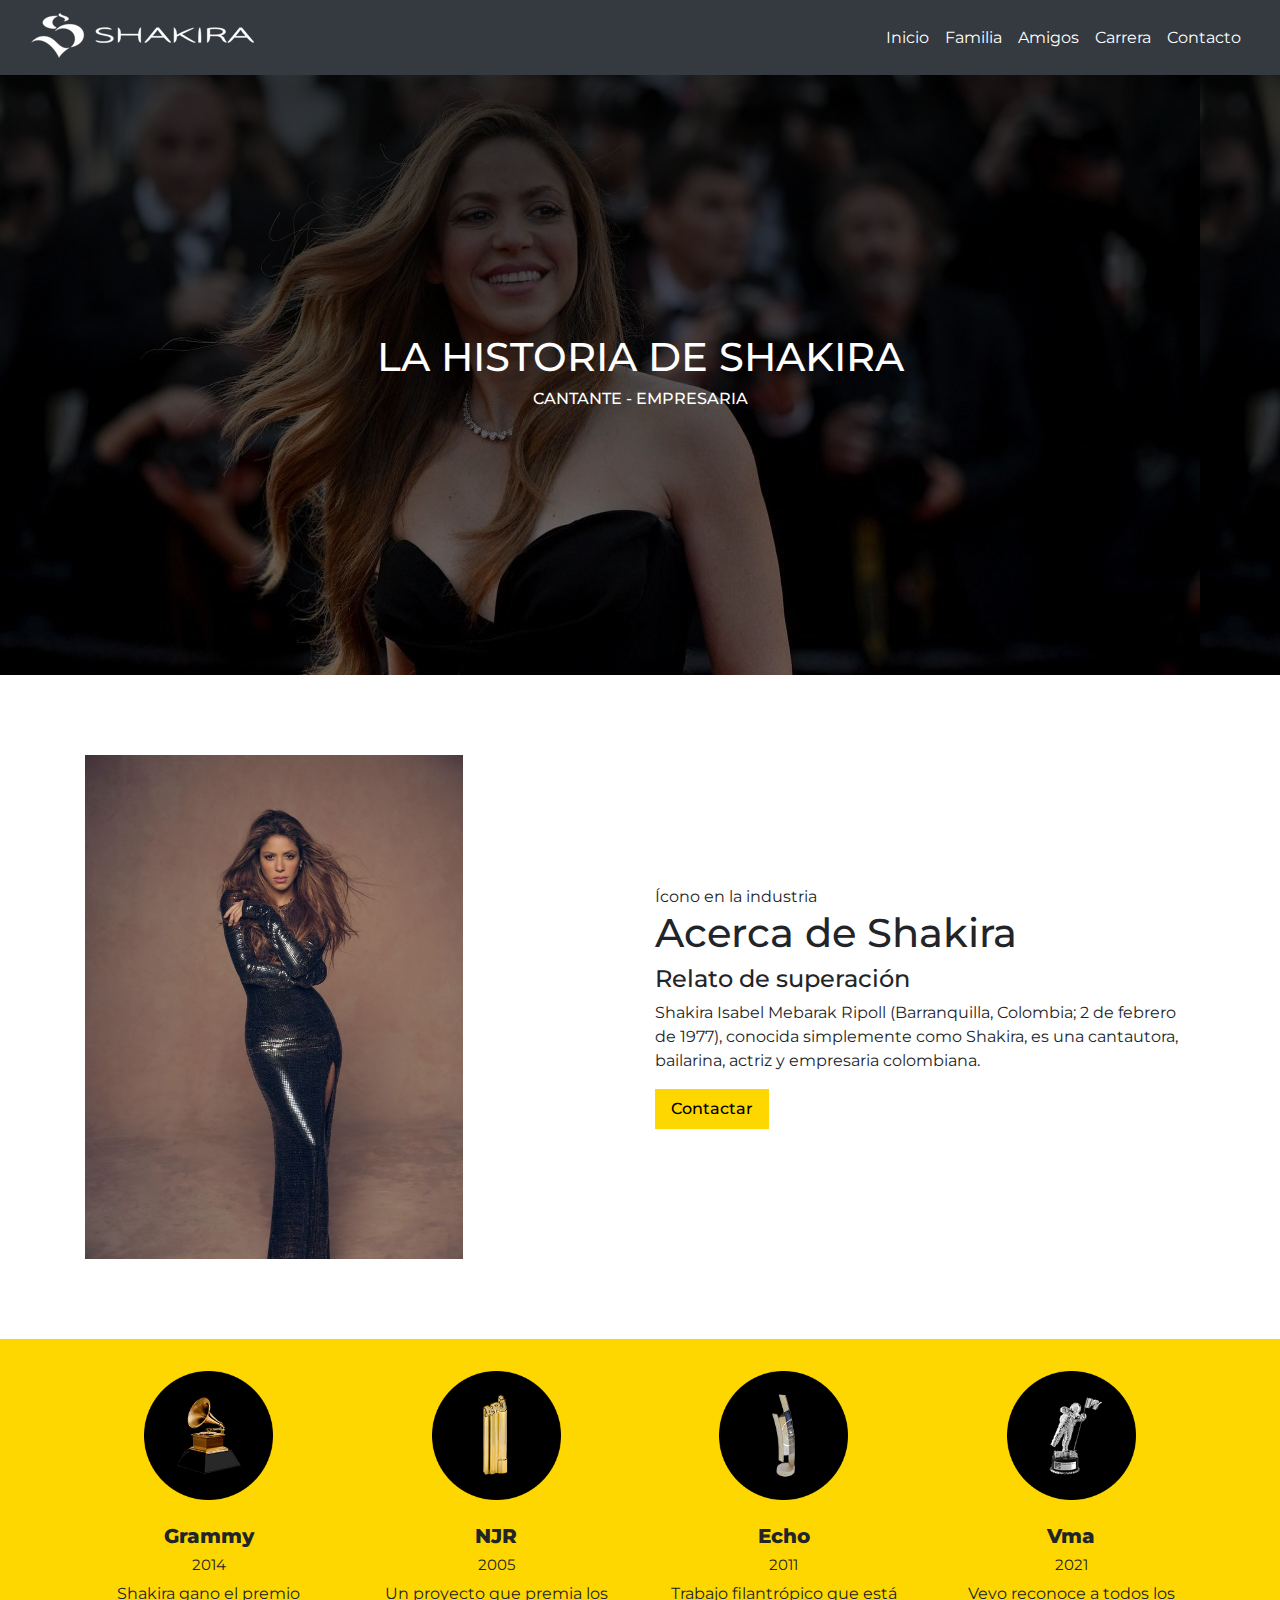
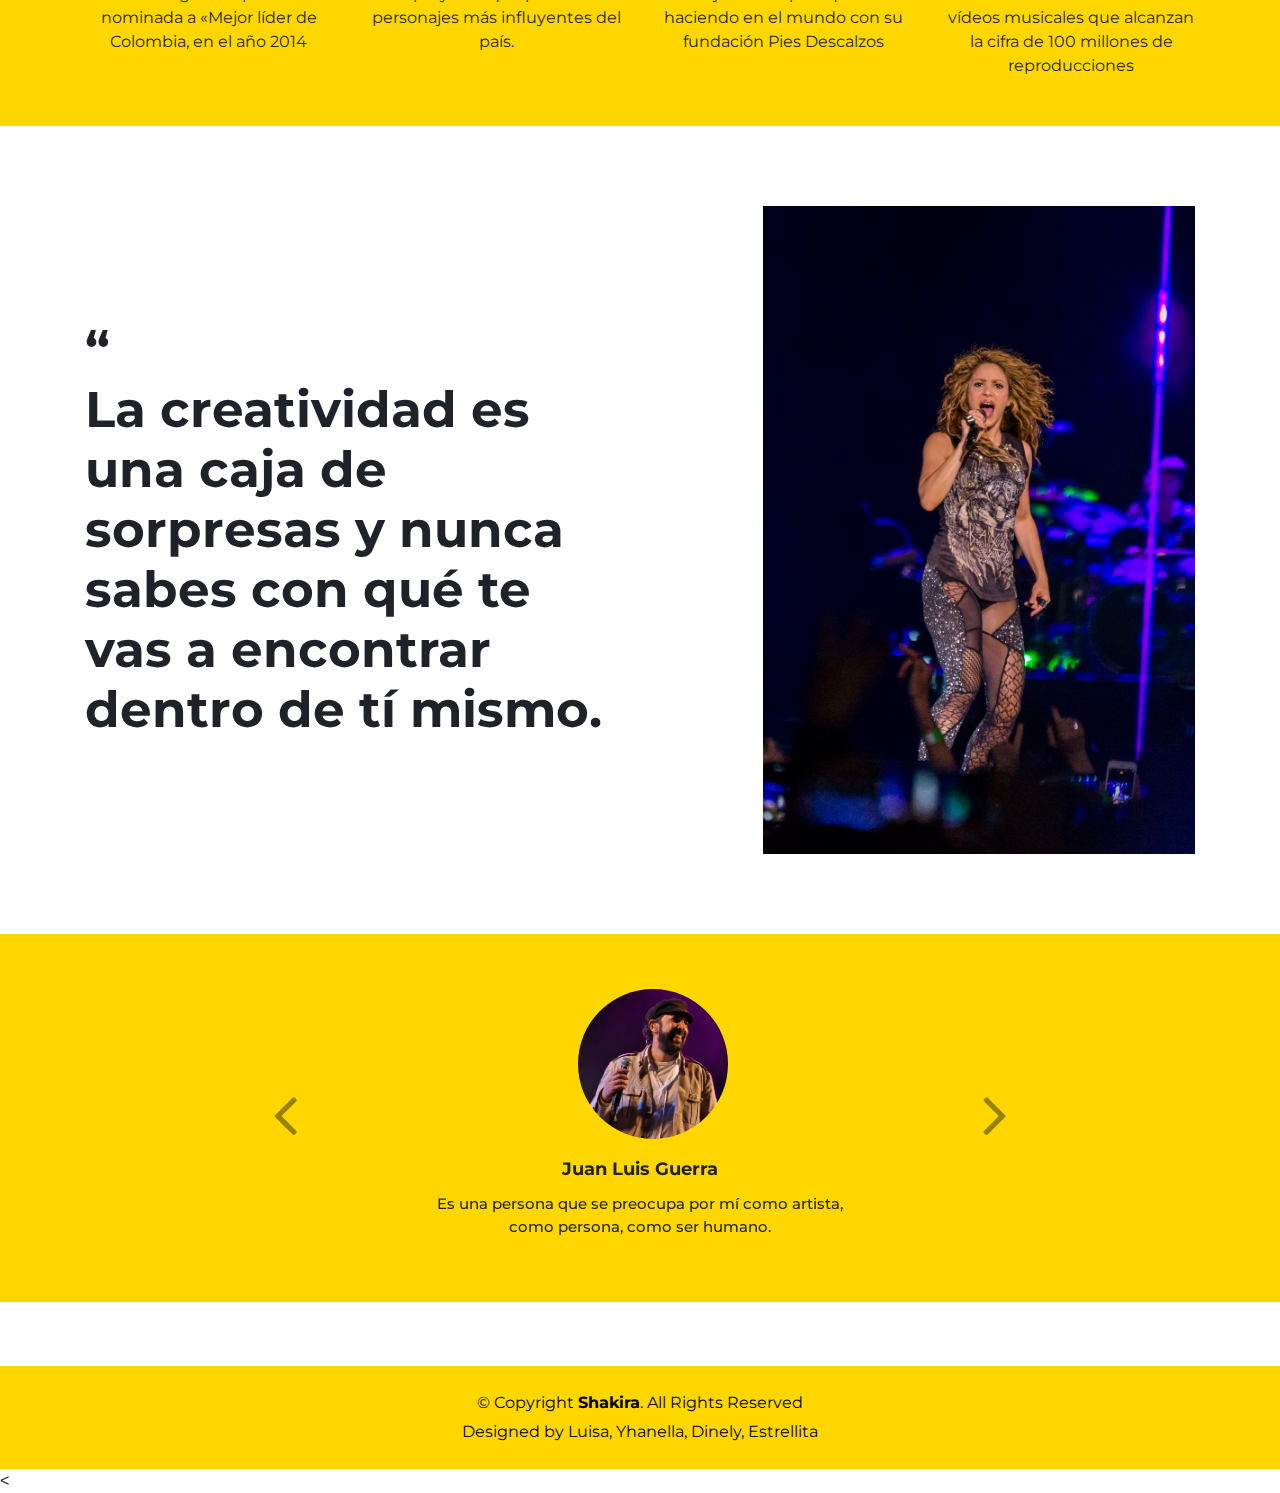
<file: index.html>
<!DOCTYPE html>
<html lang="es">
<head>
    <meta charset="UTF-8">
    <meta http-equiv="X-UA-Compatible" content="IE=edge">
    <meta name="viewport" content="width=device-width, initial-scale=1.0">
    <title>Shakira </title>
    <link rel="shortcut icon" href="img/favicon.png">

    <!-- Mi css -->
    <link href="css/estilo_presentacion.css" rel="stylesheet" type="text/css">
    <link href="css/general.css" rel="stylesheet" type="text/css">
    
    <!--  Mi js -->
    <script src="js/01.js"></script>

    <!-- CSS only -->
    <link href="https://cdn.jsdelivr.net/npm/bootstrap@5.2.2/dist/css/bootstrap.min.css" rel="stylesheet" integrity="sha384-Zenh87qX5JnK2Jl0vWa8Ck2rdkQ2Bzep5IDxbcnCeuOxjzrPF/et3URy9Bv1WTRi" crossorigin="anonymous">
    <!-- JavaScript Bundle with Popper -->
    <link rel="stylesheet" href="css/swiper-bundle.min.css"/>

    <!--  Fuente -->
    <link rel="preconnect" href="https://fonts.googleapis.com">
    <link rel="preconnect" href="https://fonts.gstatic.com" crossorigin>
    <link href="https://fonts.googleapis.com/css2?family=Montserrat:wght@100;200;300;400;500;600;700;800;900&display=swap" rel="stylesheet">

    <!--  Carrusel -->
    <link rel="stylesheet" href="https://maxcdn.bootstrapcdn.com/font-awesome/4.7.0/css/font-awesome.min.css">
    <link rel="stylesheet" href="https://stackpath.bootstrapcdn.com/bootstrap/4.5.0/css/bootstrap.min.css">
    <script src="https://ajax.googleapis.com/ajax/libs/jquery/1.12.4/jquery.min.js"></script>
    <script src="https://stackpath.bootstrapcdn.com/bootstrap/4.5.0/js/bootstrap.min.js"></script>


</head>
<body>

<!--    Inicio barra de navegacion-->
<header id="header" class="bg-dark">
      <nav class="navbar navbar-expand-lg navbar-dark">
          <div class="container-fluid">
            <a class="navbar-brand" href="index.html"><img src="img/shakira-logo.png" alt="Shakira"></a>
            <button class="navbar-toggler" type="button" data-bs-toggle="collapse" data-bs-target="#navbarNavAltMarkup" aria-controls="navbarNavAltMarkup" aria-expanded="false" aria-label="Toggle navigation">
              <span class="navbar-toggler-icon"></span>
            </button>
            <div class="collapse navbar-collapse justify-content-end" id="navbarNavAltMarkup">
              <div class="navbar-nav">
                  <a class="nav-link text-white" href="index.html">Inicio</a>
                  <a class="nav-link text-white" href="familia.html">Familia</a>
                  <a class="nav-link text-white" href="amigos.html">Amigos</a>
                  <a class="nav-link text-white" href="carrera.html">Carrera</a>
                  <a class="nav-link text-white" href="contacto.html">Contacto</a>
              </div>
            </div>
          </div>
        </nav>
</header>
<!--    Fin barra de navegacion-->

<!--Aquí va la Presentación-->

      <div class="fotoprincipal">
              <h1>LA HISTORIA DE SHAKIRA</h1>
              <h6>CANTANTE - EMPRESARIA</h6>
      </div>


      <div class="container acerca_de">
        <div class="row align-items-center">
          <div class="col-sm-6">
            <img src="img/biografia.jpg" class="foto_briografia">
          </div>

          <div class="col-sm-6">
            <div class="fondo_rectangular">Ícono en la industria</div>
            <h1>Acerca de Shakira</h1>
            <h4>Relato de superación</h4>
            <p>Shakira Isabel Mebarak Ripoll (Barranquilla, Colombia; 2 de febrero de 1977), conocida simplemente como Shakira, es una cantautora, bailarina, actriz y empresaria colombiana.</p>
            
            <button class="btn_shakira" onclick="openPopup()">Contactar</button>
            <div class="popup" id="popup">
                <img src="img/tick.png">
                <h2>¡Gracias por mostrar interés!</h2>
                <p>Nos estaremos contactando contigo, gracias.</p>
                <button type="button" onclick="closePopup()">¡Listo!</button>
            </div>



          </div>
        </div>
       </div>


<!--Aquí va la Premiación-->

    <div class="premiacion">
      <div class="row conjunto_premios">
        <div class="col-sm-3">
          <img src="img/grammy.png" class="premios">
          <h3 class="nombre_premio">Grammy</h3> 
          <h4 class="fecha_premio">2014</h4> 
          <p>Shakira gano el premio nominada a «Mejor líder de Colombia, en el año 2014</p>
        </div>

        <div class="col-sm-3">
          <img src="img/njr.png" class="premios">
          <h3 class="nombre_premio">NJR</h3> 
          <h4 class="fecha_premio">2005</h4> 
          <p>Un proyecto que premia los personajes más influyentes del país.</p>
        </div>

        <div class="col-sm-3">
          <img src="img/echo.png" class="premios">
          <h3 class="nombre_premio">Echo</h3> 
          <h4 class="fecha_premio">2011</h4> 
          <p>Trabajo filantrópico que está haciendo en el mundo con su fundación Pies Descalzos</p>
        </div>

        <div class="col-sm-3">
          <img src="img/vma.png" class="premios">
          <h3 class="nombre_premio">Vma</h3> 
          <h4 class="fecha_premio">2021</h4> 
          <p>Vevo reconoce a todos los vídeos musicales que alcanzan la cifra de 100 millones de reproducciones </p>
        </div>
      </div>
    </div>



<!--Aquí va la Frase-->

<div class="container frase">
  <div class="row align-items-center">

      <div class="col-sm-6">
        <div class="quote">“<br>La creatividad es una caja de sorpresas y nunca sabes con qué te vas a encontrar dentro de tí mismo.</div>
      </div>

      <div class="col-sm-6">
        <img src="img/shakira.jpg " class="foto_frase">
      </div>

</div>
</div>


    <!--Aquí va lo que opinan sus amigos -->

    <div class="amigos">
      <div class="container">
        <div class="row">
          <div class="col-md-8 col-center m-auto">
            <div id="myCarousel" class="carousel slide" data-ride="carousel">

              <!-- Carrusel -->
              <div class="carousel-inner">
                <div class="item carousel-item active">
                  <div class="img-box"><img src="img/juan.jpg" alt=""></div>
                  <h6 class="nombre_amigo">Juan Luis Guerra</h6>
                  <p class="opinion">Es una persona que se preocupa por mí como artista, como persona, como ser humano.</p>  
                </div>
                <div class="item carousel-item">
                  <div class="img-box"><img src="img/rosi.jpeg" alt=""></div>
                  <h6 class="nombre_amigo">La Rosalía</h6>
                  <p class="opinion">Desde pequeña, amo a esta mujer. Es una referencia. Así que voy a guardar esto con mucho amor</p>  
                </div>
                <div class="item carousel-item">
                  <div class="img-box"><img src="img/bad.jpg" alt=""></div>
                  <h6 class="nombre_amigo">Bad Bunny</h6>
                  <p class="opinion">Es una súper estrella, una reina, una diva, humilde y genuina. Una cosa no tiene que ver con la otra.</p>  
                </div>
              </div>

              <!-- Carousel Controls -->
              <a class="carousel-control left carousel-control-prev" href="#myCarousel" data-slide="prev">
                <i class="fa fa-angle-left"></i>
              </a>
              <a class="carousel-control right carousel-control-next" href="#myCarousel" data-slide="next">
                <i class="fa fa-angle-right"></i>
              </a>
            </div>
          </div>
        </div>
      </div>
    </div>








      <!--    Footer -->
    <footer class="fixed-botton">
      <div class="container">
          <div class="row">
              <div class="col-sm-12">
                  <div class="copyright-box text-center">
                      <p class="copyright">© Copyright <strong>Shakira</strong>. All Rights Reserved</p>
                      <div class="credits">
                          Designed by <a href="https://github.com/Dinelyp/TrabajoFinal.git" target="_blank" >Luisa, Yhanella, Dinely, Estrellita</a>
                      </div>
                  </div>
              </div>
          </div>
      </div>
  </footer>&lt;

<!--    Fin del Footer -->





    <!-- JavaScript -->

    <script src="https://cdn.jsdelivr.net/npm/bootstrap@5.2.2/dist/js/bootstrap.bundle.min.js" integrity="sha384-OERcA2EqjJCMA+/3y+gxIOqMEjwtxJY7qPCqsdltbNJuaOe923+mo//f6V8Qbsw3" crossorigin="anonymous"></script>

</body>
</html>
</file>
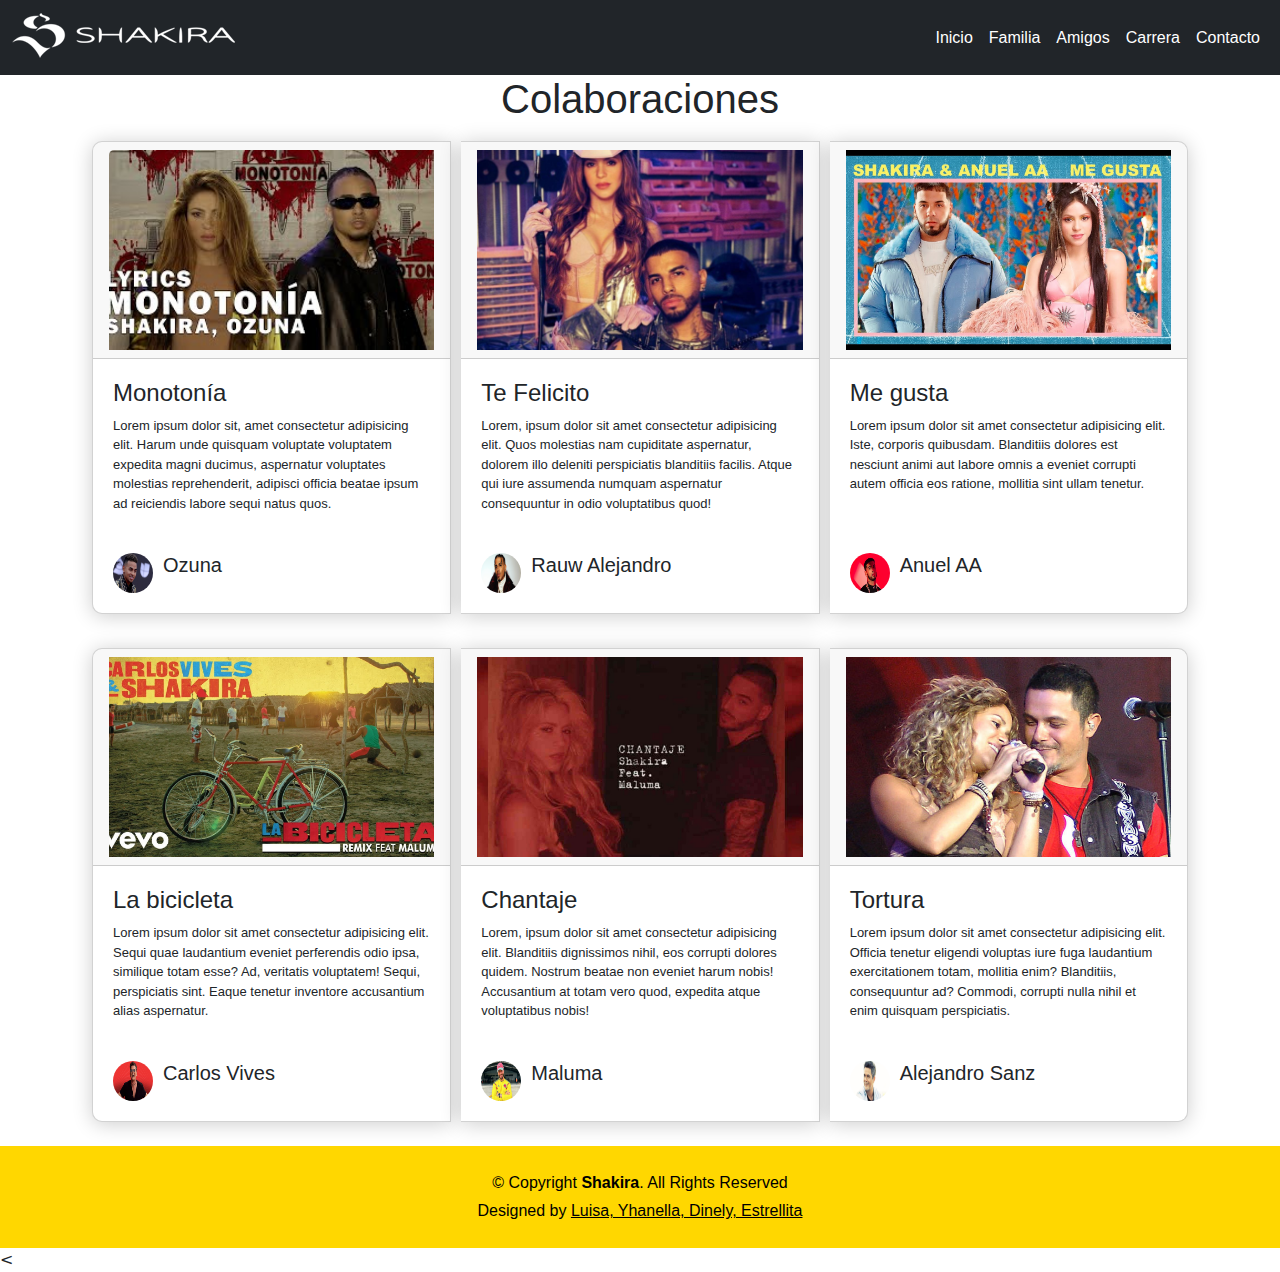
<file: amigos.html>
<!DOCTYPE html>
<html lang="en">

<head>
  <meta charset="UTF-8">
  <meta http-equiv="X-UA-Compatible" content="IE=edge">
  <meta name="viewport" content="width=device-width, initial-scale=1.0">
  <!--Bootstrap-->
  <link href="https://cdn.jsdelivr.net/npm/bootstrap@5.2.2/dist/css/bootstrap.min.css" rel="stylesheet">
  <!--Estilos-->
  <link rel="stylesheet" href="css/estiloamigos.css">
  <link rel="stylesheet" href="css/general.css">
  <title>Shakira</title>
  <link rel="shortcut icon" href="img/favicon.png">
</head>

<body>

<!--    Inicio barra de navegacion-->
<header id="header" class="bg-dark">
  <nav class="navbar navbar-expand-lg navbar-dark">
      <div class="container-fluid">
        <a class="navbar-brand" href="index.html"><img src="img/shakira-logo.png" alt="Shakira"></a>
        <button class="navbar-toggler" type="button" data-bs-toggle="collapse" data-bs-target="#navbarNavAltMarkup" aria-controls="navbarNavAltMarkup" aria-expanded="false" aria-label="Toggle navigation">
          <span class="navbar-toggler-icon"></span>
        </button>
        <div class="collapse navbar-collapse justify-content-end" id="navbarNavAltMarkup">
          <div class="navbar-nav">
              <a class="nav-link text-white" href="index.html">Inicio</a>
              <a class="nav-link text-white" href="familia.html">Familia</a>
              <a class="nav-link text-white" href="amigos.html">Amigos</a>
              <a class="nav-link text-white" href="carrera.html">Carrera</a>
              <a class="nav-link text-white" href="contacto.html">Contacto</a>
          </div>
        </div>
      </div>
    </nav>
</header>
<!--    Fin barra de navegacion-->



  <!--Seccion Amigos-->
  <div class="container mb-4">
    <h1 class="titulo-colaboraciones">Colaboraciones</h1>
    <div class="card-group mb-4">
      <div class="card col-sm-4">
        <div class="card-header">
          <img class="card-img-top" src="img/monotonia.jpg" alt="" />
        </div>
        <div class="card-body">
          <h4>
            Monotonía
          </h4>
          <p>
            Lorem ipsum dolor sit, amet consectetur adipisicing elit. Harum unde quisquam voluptate voluptatem expedita
            magni ducimus, aspernatur voluptates molestias reprehenderit, adipisci officia beatae ipsum ad reiciendis
            labore sequi natus quos.
          </p>
          <div class="cantante">
            <img src="img/ozuna.jpg" alt="cantante" />
            <div class="cantante-info">
              <h5>Ozuna</h5>
            </div>
          </div>
        </div>
      </div>

      <div class="card">
        <div class="card-header">
          <img class="card-img-top" src="img/tefelicito.jpg" alt="" />
        </div>
        <div class="card-body">
          <h4>
            Te Felicito
          </h4>
          <p>
            Lorem, ipsum dolor sit amet consectetur adipisicing elit. Quos molestias nam cupiditate aspernatur, dolorem
            illo deleniti perspiciatis blanditiis facilis. Atque qui iure assumenda numquam aspernatur consequuntur in
            odio voluptatibus quod!
          </p>
          <div class="cantante">
            <img src="img/rauw.jpg" alt="cantante" />
            <div class="cantante-info">
              <h5>Rauw Alejandro</h5>
            </div>
          </div>
        </div>
      </div>
      <div class="card">
        <div class="card-header">
          <img src="img/megusta.jpg" alt="" />
        </div>
        <div class="card-body">
          <h4>
            Me gusta
          </h4>
          <p>
            Lorem ipsum dolor sit amet consectetur adipisicing elit. Iste, corporis quibusdam. Blanditiis dolores est
            nesciunt animi aut labore omnis a eveniet corrupti autem officia eos ratione, mollitia sint ullam tenetur.
          </p>
          <div class="cantante">
            <img src="img/anuel.jpeg" alt="cantante" />
            <div class="cantante-info">
              <h5>Anuel AA</h5>
            </div>
          </div>
        </div>
      </div>
    </div>
    <div class="card-group">
      <div class="card">
        <div class="card-header">
          <img src="img/bicicleta.jpg" alt="" />
        </div>
        <div class="card-body">
          <h4>
            La bicicleta
          </h4>
          <p>
            Lorem ipsum dolor sit amet consectetur adipisicing elit. Sequi quae laudantium eveniet perferendis odio
            ipsa, similique totam esse? Ad, veritatis voluptatem! Sequi, perspiciatis sint. Eaque tenetur inventore
            accusantium alias aspernatur.
          </p>
          <div class="cantante">
            <img src="img/carlos vives.jpg" alt="cantante" />
            <div class="cantante-info">
              <h5>Carlos Vives</h5>
            </div>
          </div>
        </div>
      </div>
      <div class="card">
        <div class="card-header">
          <img src="img/chantaje.jpg" alt="" />
        </div>
        <div class="card-body">
          <h4>
            Chantaje
          </h4>
          <p>
            Lorem, ipsum dolor sit amet consectetur adipisicing elit. Blanditiis dignissimos nihil, eos corrupti dolores
            quidem. Nostrum beatae non eveniet harum nobis! Accusantium at totam vero quod, expedita atque voluptatibus
            nobis!
          </p>
          <div class="cantante">
            <img src="img/maluma.jpg" alt="cantante" />
            <div class="cantante-info">
              <h5>Maluma</h5>
            </div>
          </div>
        </div>
      </div>
      <div class="card">
        <div class="card-header">
          <img src="img/tortura.jpg" alt="" />
        </div>
        <div class="card-body">
          <h4>
            Tortura
          </h4>
          <p>
            Lorem ipsum dolor sit amet consectetur adipisicing elit. Officia tenetur eligendi voluptas iure fuga
            laudantium exercitationem totam, mollitia enim? Blanditiis, consequuntur ad? Commodi, corrupti nulla nihil
            et enim quisquam perspiciatis.
          </p>
          <div class="cantante">
            <img src="img/alejandro.jpg" alt="cantante" />
            <div class="cantante-info">
              <h5>Alejandro Sanz</h5>
            </div>
          </div>
        </div>
      </div>
    </div>
    <!--Fin de la seccion amigos-->
  </div>

  <footer class="fixed-botton">
    <div class="container">
      <div class="row">
        <div class="col-sm-12">
          <div class="copyright-box text-center">
            <p class="copyright">© Copyright <strong>Shakira</strong>. All Rights Reserved</p>
            <div class="credits">
              Designed by <a href="#">Luisa, Yhanella, Dinely, Estrellita</a>
            </div>
          </div>
        </div>
      </div>
    </div>


  </footer>&lt;
  <!--    Fin del pie de pagina -->

  <script src="https://cdn.jsdelivr.net/npm/bootstrap@5.2.2/dist/js/bootstrap.bundle.min.js"
    integrity="sha384-OERcA2EqjJCMA+/3y+gxIOqMEjwtxJY7qPCqsdltbNJuaOe923+mo//f6V8Qbsw3"
    crossorigin="anonymous"></script>

</body>

</html>
</file>
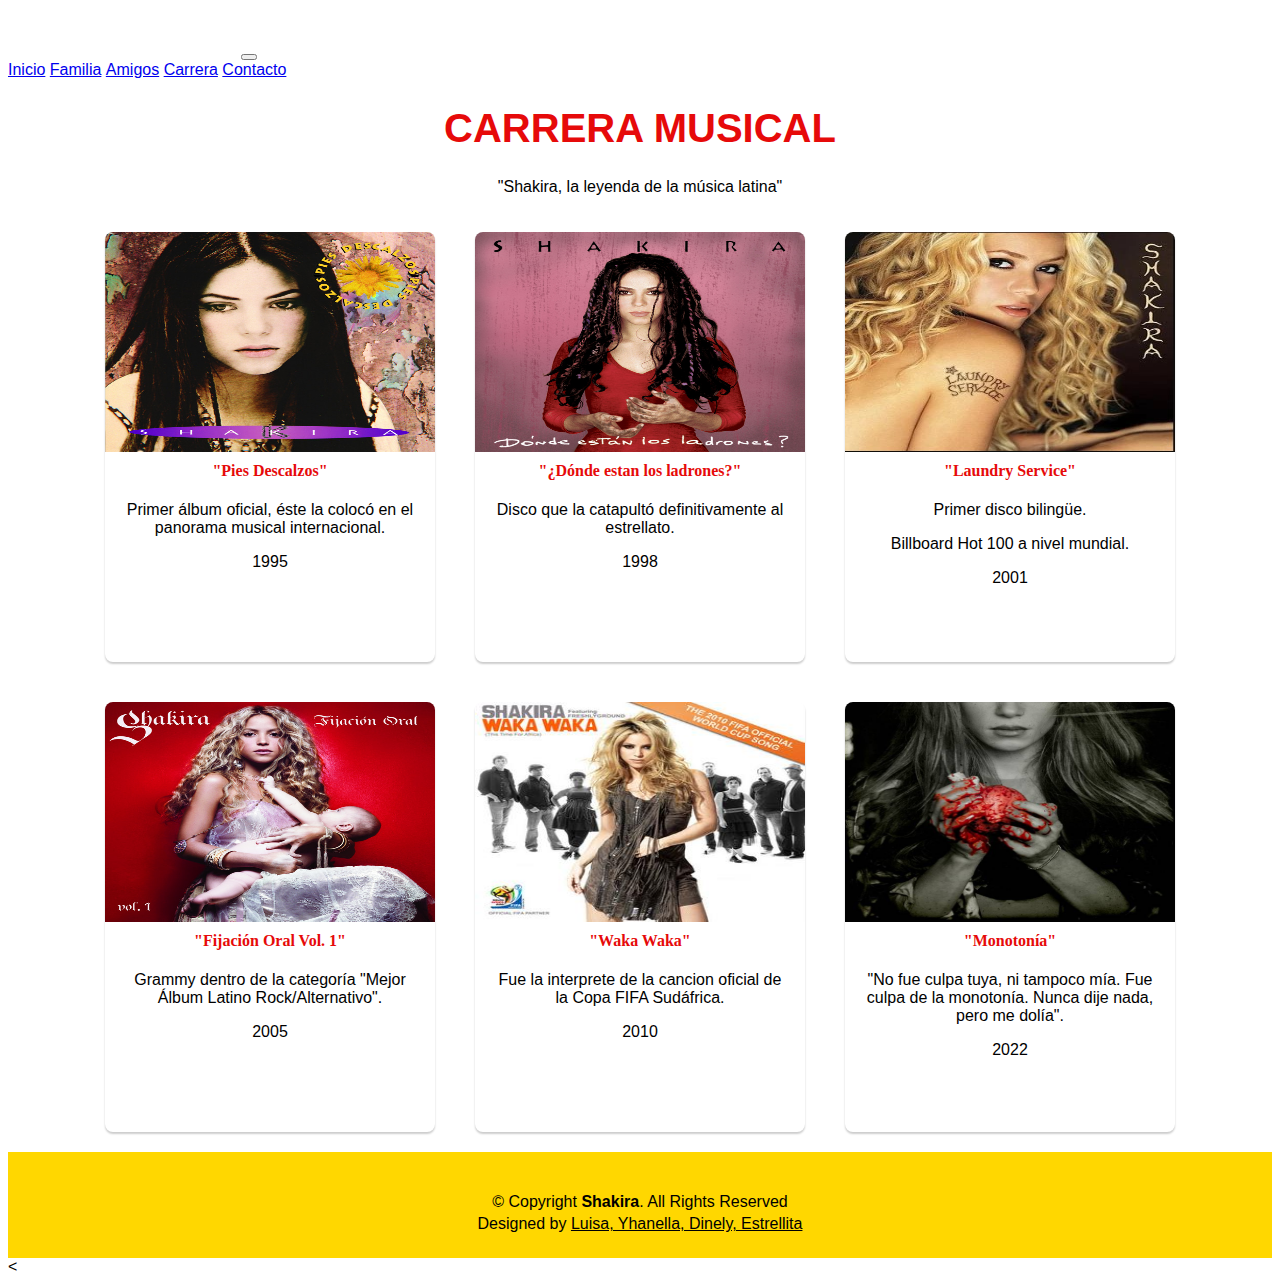
<file: carrera.html>
<html lang="en"><head>
    <meta charset="UTF-8">
    <meta http-equiv="X-UA-Compatible" content="IE=edge">
    <meta name="viewport" content="width=device-width, initial-scale=1.0">
    <title>Shakira</title>
    
    <link href="https://cdn.jsdelivr.net/npm/bootstrap@5.2.2/dist/css/bootstrap.min.css" rel="stylesheet" integrity="sha384-Zenh87qX5JnK2Jl0vWa8Ck2rdkQ2Bzep5IDxbcnCeuOxjzrPF/et3URy9Bv1WTRi" crossorigin="anonymous">
    <link rel="stylesheet" href="css/general.css">
    <link href="https://cdn.jsdelivr.net/npm/bootstrap@5.2.2/dist/css/bootstrap.min.css" rel="stylesheet" integrity="sha384-Zenh87qX5JnK2Jl0vWa8Ck2rdkQ2Bzep5IDxbcnCeuOxjzrPF/et3URy9Bv1WTRi" crossorigin="anonymous">
    <link href="css/men.css" rel="stylesheet" type="text/css">
    <link href="css/men.css" rel="stylesheet" type="text/css">
    <link rel="shortcut icon" href="img/favicon.png">
</head>
<body>
<!--    Inicio barra de navegacion-->
<header id="header" class="bg-dark">
    <nav class="navbar navbar-expand-lg navbar-dark">
        <div class="container-fluid">
          <a class="navbar-brand" href="index.html"><img src="img/shakira-logo.png" alt="Shakira"></a>
          <button class="navbar-toggler" type="button" data-bs-toggle="collapse" data-bs-target="#navbarNavAltMarkup" aria-controls="navbarNavAltMarkup" aria-expanded="false" aria-label="Toggle navigation">
            <span class="navbar-toggler-icon"></span>
          </button>
          <div class="collapse navbar-collapse justify-content-end" id="navbarNavAltMarkup">
            <div class="navbar-nav">
                <a class="nav-link text-white" href="index.html">Inicio</a>
                <a class="nav-link text-white" href="familia.html">Familia</a>
                <a class="nav-link text-white" href="amigos.html">Amigos</a>
                <a class="nav-link text-white" href="carrera.html">Carrera</a>
                <a class="nav-link text-white" href="contacto.html">Contacto</a>
            </div>
          </div>
        </div>
      </nav>
</header>
<!--    Fin barra de navegacion-->

<!-- INICIO DE CARRERA MUSICAL -->
<h1 class="title">CARRERA MUSICAL</h1>
<p class="subtitulo">"Shakira, la leyenda de la música latina"</p>

<div class="container">
   
    <div class="card">
        <img src="imagen/imagen1.jpg">
        <h4 class="canciones">"Pies Descalzos"</h4>
        <p>Primer álbum oficial, éste la colocó en el panorama musical internacional.</p>
        <span>1995</span> 
    </div>
    
    <div class="card">
        <img src="imagen/imagen2.jpg">
        <h4 class="canciones">"¿Dónde estan los ladrones?"</h4>
        <p>Disco que la catapultó definitivamente al estrellato.</p>
        <span>1998</span> 
    </div>
    
    <div class="card">
        <img src="imagen/imagen3.jpg">
        <h4 class="canciones">"Laundry Service"</h4>
        <p>Primer disco bilingüe.</p>
        <p>Billboard Hot 100 a nivel mundial.</p>
        <span>2001</span> 
    </div>

    <div class="card">
        <img src="imagen/imagen4.jpg">
        <h4 class="canciones">"Fijación Oral Vol. 1"</h4>
        <p>Grammy dentro de la categoría "Mejor Álbum Latino Rock/Alternativo".</p>
        <span>2005</span> 
    </div>
    
    <div class="card">
        <img src="imagen/imagen7.jpg">
        <h4 class="canciones">"Waka Waka"</h4>
        <p>Fue la interprete de la cancion oficial de la Copa FIFA Sudáfrica.</p>
        <span>2010</span> 
    </div>
    
    <div class="card">
        <img src="imagen/imagen8.jpg">
        <h4 class="canciones">"Monotonía"</h4>
        <p>"No fue culpa tuya, ni tampoco mía. Fue culpa de la monotonía. Nunca dije nada, pero me dolía". </p>
        <span>2022</span> 
    </div>
</div>
<!-- FIN DE CARRERA MUSICAL -->

<!--    Inicio del pie de pagina -->
    <footer class="fixed-botton">
        <div class="container">
            <div class="row">
                <div class="col-sm-12">
                    <div class="copyright-box text-center">
                        <p class="copyright">© Copyright <strong>Shakira</strong>. All Rights Reserved</p>
                        <div class="credits">
                            Designed by <a href="#">Luisa, Yhanella, Dinely, Estrellita</a>
                        </div>
                    </div>
                </div>
            </div>
        </div>
    </footer>&lt;
<!--    Fin del pie de pagina -->

<script src="https://cdn.jsdelivr.net/npm/bootstrap@5.2.2/dist/js/bootstrap.bundle.min.js" integrity="sha384-OERcA2EqjJCMA+/3y+gxIOqMEjwtxJY7qPCqsdltbNJuaOe923+mo//f6V8Qbsw3" crossorigin="anonymous"></script>
</body>
</html>
</file>
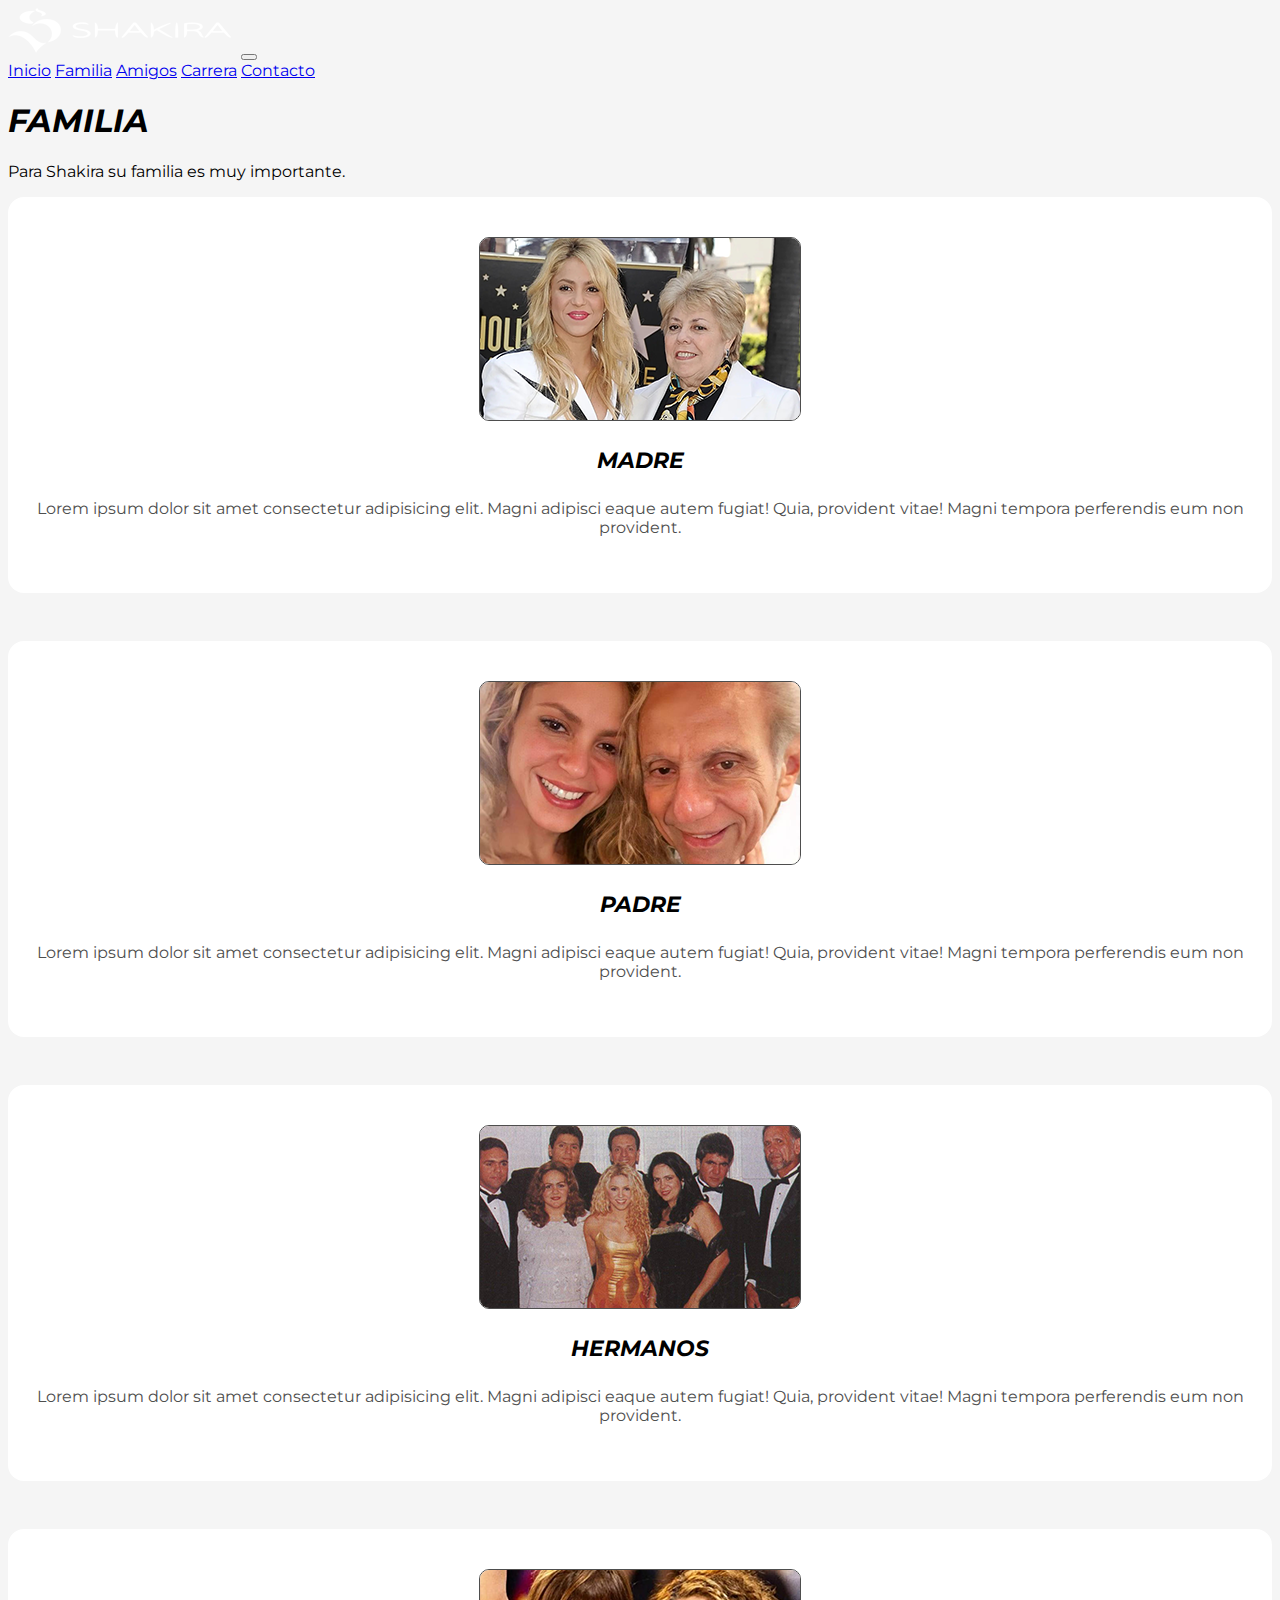
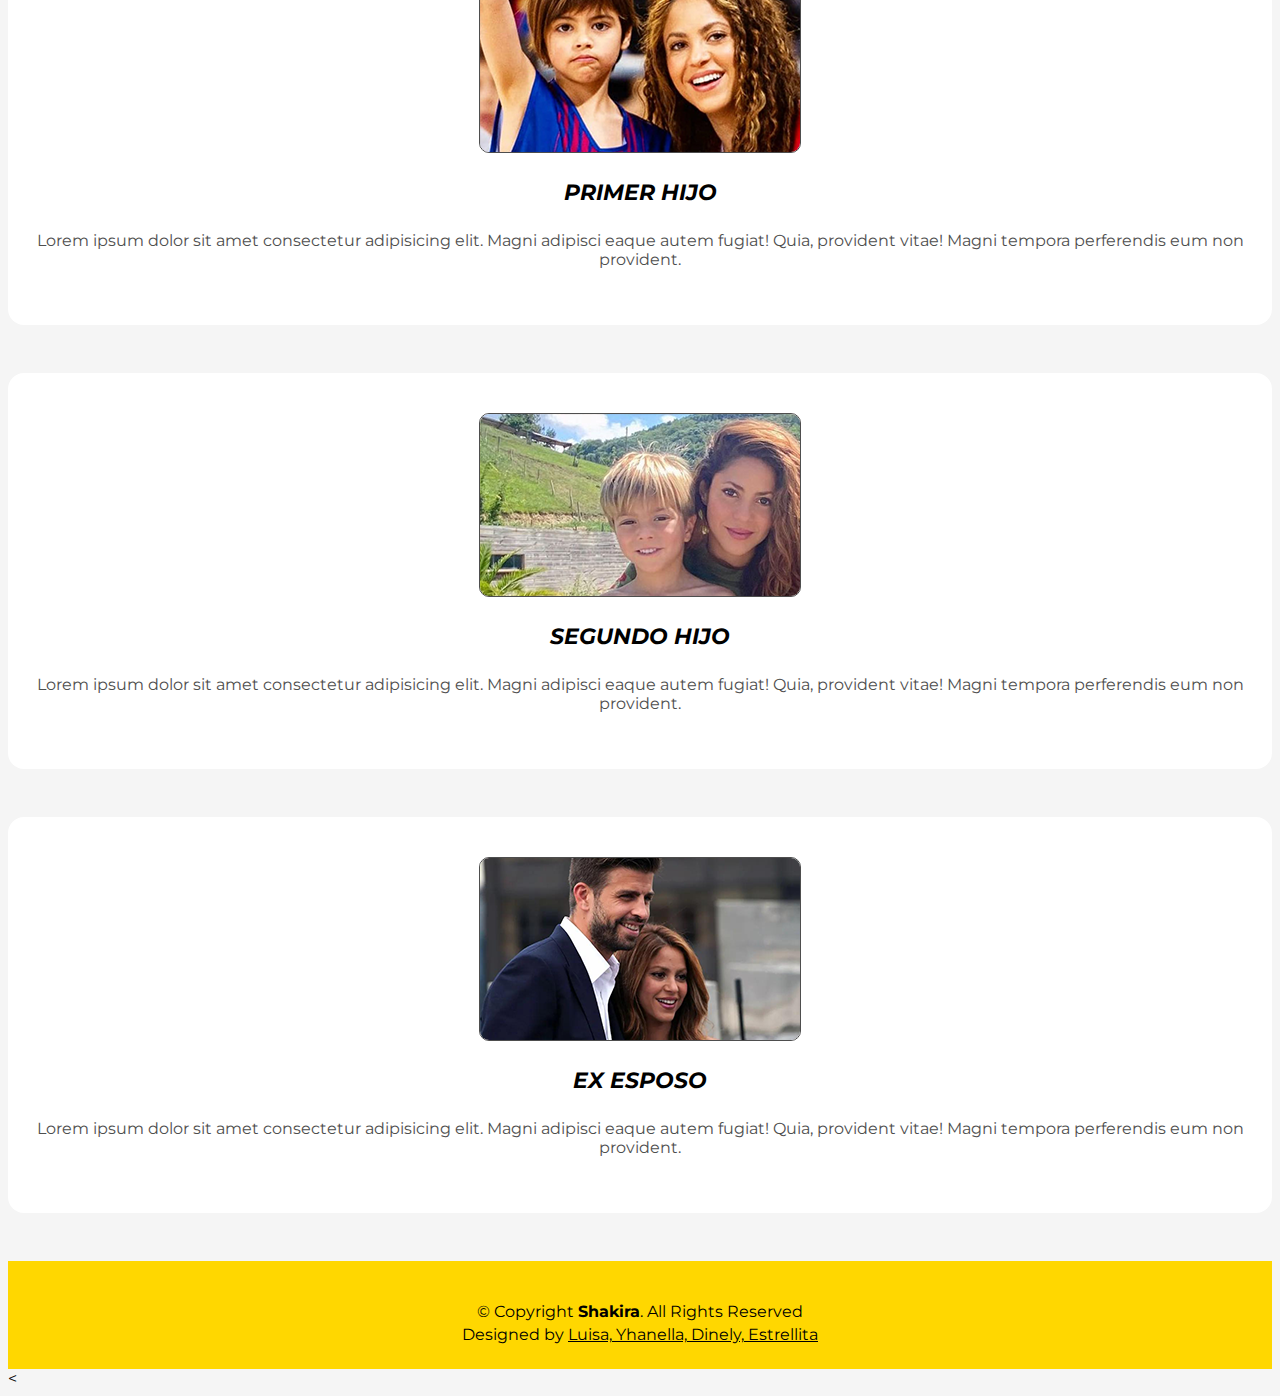
<file: familia.html>
<html lang="en"><head>
    <meta charset="UTF-8">
    <meta http-equiv="X-UA-Compatible" content="IE=edge">
    <meta name="viewport" content="width=device-width, initial-scale=1.0">
    <title>Shakira</title>
    <link rel="shortcut icon" href="img/favicon.png">
    
    <link href="https://cdn.jsdelivr.net/npm/bootstrap@5.2.2/dist/css/bootstrap.min.css" rel="stylesheet" integrity="sha384-Zenh87qX5JnK2Jl0vWa8Ck2rdkQ2Bzep5IDxbcnCeuOxjzrPF/et3URy9Bv1WTRi" crossorigin="anonymous">
    <!--Estilos-->
    <link rel="stylesheet" href="css/general.css">
    <link rel="stylesheet" href="css/familia.css">
    <link href="https://fonts.cdnfonts.com/css/montserrat" rel="stylesheet">
    <script src="js/familia.js"></script>

    <!--  Fuente -->
    <link rel="preconnect" href="https://fonts.googleapis.com">
    <link rel="preconnect" href="https://fonts.gstatic.com" crossorigin>
    <link href="https://fonts.googleapis.com/css2?family=Montserrat:wght@100;200;300;400;500;600;700;800;900&display=swap" rel="stylesheet">
    
</head>
<body>
<!--    Inicio barra de navegacion-->
<header id="header" class="bg-dark">
    <nav class="navbar navbar-expand-lg navbar-dark">
        <div class="container-fluid">
          <a class="navbar-brand" href="index.html"><img src="img/shakira-logo.png" alt="Shakira"></a>
          <button class="navbar-toggler" type="button" data-bs-toggle="collapse" data-bs-target="#navbarNavAltMarkup" aria-controls="navbarNavAltMarkup" aria-expanded="false" aria-label="Toggle navigation">
            <span class="navbar-toggler-icon"></span>
          </button>
          <div class="collapse navbar-collapse justify-content-end" id="navbarNavAltMarkup">
            <div class="navbar-nav">
                <a class="nav-link text-white" href="index.html">Inicio</a>
                <a class="nav-link text-white" href="familia.html">Familia</a>
                <a class="nav-link text-white" href="amigos.html">Amigos</a>
                <a class="nav-link text-white" href="carrera.html">Carrera</a>
                <a class="nav-link text-white" href="contacto.html">Contacto</a>
            </div>
          </div>
        </div>
      </nav>
</header>
<!--    Fin barra de navegacion-->


<section id="familia" class="familia-mf pt-5 route">
    <div class="container">
        <div class="row">
            <div class="col-sm-12">
                <div class="title-box text-center">
                    <h1 class="title-a"> FAMILIA</h1>
                    <p class="subtitle-a"> Para Shakira su familia es muy importante.</p>
                    <div class="line-mf"></div>
                </div>
            </div>
        </div>
        <div class="row">
            <div class="col-md-4">
                <div class="familia-box">
                    <div class="familia-ico"> 
                        <span class="ico-circle"><img src="img/foto1.png" alt="Mama" name='fotos1' onclick="mifoto(1)" class="img-fluid"></span></div>
                    <div class="familia-content">
                        <h2 class="s-title">Madre</h2>
                        <p class="s-description text-center"> Lorem ipsum dolor sit amet consectetur adipisicing elit.
                            Magni adipisci eaque autem fugiat! Quia, provident vitae! Magni tempora perferendis eum non
                            provident.</p>
                    </div>
                </div>
            </div>
            <div class="col-md-4">
                <div class="familia-box">
                    <div class="familia-ico">
                        <span class="ico-circle"><img src="img/foto2.png" alt="Mama" name='fotos2' onclick="mifoto(2)"class="img-fluid"></span></div>
                    <div class="familia-content">
                        <h2 class="s-title">Padre</h2>
                        <p class="s-description text-center"> Lorem ipsum dolor sit amet consectetur adipisicing elit.
                            Magni adipisci eaque autem fugiat! Quia, provident vitae! Magni tempora perferendis eum non
                            provident.</p>
                    </div>
                </div>
            </div>
            <div class="col-md-4">
                <div class="familia-box">
                    <div class="familia-ico"> 
                        <span class="ico-circle"><img src="img/foto3.png" alt="Hermanos" name='fotos3' onclick="mifoto(3)"class="img-fluid"></span></div>
                    <div class="familia-content">
                        <h2 class="s-title">Hermanos</h2>
                        <p class="s-description text-center"> Lorem ipsum dolor sit amet consectetur adipisicing elit.
                            Magni adipisci eaque autem fugiat! Quia, provident vitae! Magni tempora perferendis eum non
                            provident.</p>
                    </div>
                </div>
            </div>
            <div class="col-md-4">
                <div class="familia-box">
                    <div class="familia-ico"> 
                        <span class="ico-circle"><img src="img/foto4.png" alt="Milan" name='fotos4' onclick="mifoto(4)"class="img-fluid"></span></div>
                    <div class="familia-content">
                        <h2 class="s-title">Primer Hijo</h2>
                        <p class="s-description text-center"> Lorem ipsum dolor sit amet consectetur adipisicing elit.
                            Magni adipisci eaque autem fugiat! Quia, provident vitae! Magni tempora perferendis eum non
                            provident.</p>
                    </div>
                </div>
            </div>
            <div class="col-md-4">
                <div class="familia-box">
                    <div class="familia-ico"> 
                        <span class="ico-circle"><img src="img/foto5.png" alt="Sasha" name='fotos5' onclick="mifoto(5)"class="img-fluid"></span></div>
                    <div class="familia-content">
                        <h2 class="s-title">Segundo Hijo</h2>
                        <p class="s-description text-center"> Lorem ipsum dolor sit amet consectetur adipisicing elit.
                            Magni adipisci eaque autem fugiat! Quia, provident vitae! Magni tempora perferendis eum non
                            provident.</p>
                    </div>
                </div>
            </div>
            <div class="col-md-4">
                <div class="familia-box">
                    <div class="familia-ico"> 
                        <span class="ico-circle"><img src="img/foto6.png" alt="Pique" name='fotos6' onclick="mifoto(6)"class="img-fluid"></span></div>
                    <div class="familia-content">
                        <h2 class="s-title">Ex Esposo</h2>
                        <p class="s-description text-center"> Lorem ipsum dolor sit amet consectetur adipisicing elit.
                            Magni adipisci eaque autem fugiat! Quia, provident vitae! Magni tempora perferendis eum non
                            provident.</p>
                    </div>
                </div>
            </div>
        </div>
    </div>
</section>


<div id="principal" class="modal">
    <div id="visor">
       <img src='img/foto1.png' alt='Mama' name='fotoVisor'/>
       <span onclick="cerrar()" class="close">&times;</span>
       <div id="titulo">Mama</div>
       </div>
    </div>

<!--    Inicio del pie de pagina -->
    <footer class="fixed-botton">
        <div class="container">
            <div class="row">
                <div class="col-sm-12">
                    <div class="copyright-box text-center">
                        <p class="copyright">© Copyright <strong>Shakira</strong>. All Rights Reserved</p>
                        <div class="credits">
                            Designed by <a href="#">Luisa, Yhanella, Dinely, Estrellita</a>
                        </div>
                    </div>
                </div>
            </div>
        </div>
    </footer>&lt;
<!--    Fin del pie de pagina -->
<script src="https://cdn.jsdelivr.net/npm/bootstrap@5.2.2/dist/js/bootstrap.bundle.min.js" integrity="sha384-OERcA2EqjJCMA+/3y+gxIOqMEjwtxJY7qPCqsdltbNJuaOe923+mo//f6V8Qbsw3" crossorigin="anonymous"></script>
</body></html>
</file>
<file: css/estilo_presentacion.css>
/* Presentación */
.fotoprincipal{

height: 600px;
background-image: linear-gradient(rgba(0, 0, 0, 0.8), rgba(0, 0, 0, 0.5)), url("../img/principal.jpg");
width: 100%;
height: 600px;
color: white;
text-align: center;
display: grid;
align-content: center;
justify-content: center;

}

.subtitulo_principal{

    font-size: 14px;
    display: inline-flex;
}

.type{

    color: white;
    font-size: 10px;
}

.acerca_de, .frase{
    margin: 5em 0 5em 0;
}

.foto_briografia{
    width: 70%;
}




.btn_shakira{

    padding-top: 0.5em;
    padding-bottom: 0.5em;
    padding-left: 1em;
    padding-right: 1em;

    border-style: none;
    background-color: gold;

    font-weight: 500;

    margin-right: 1em;
    cursor: pointer;

}

.btn_shakira:hover{
    background-color: black;
    color: gold;

}

.popup{

    width: 400px;
    background: black;
    position: absolute;
    top: 0%;
    left: 0%;
    transform: translate(-50%,-50%) scale(0.1);
    text-align: center;
    padding: 0 30px 30px;
    color: white;
    visibility: hidden;
    transition: transform 0.4s, top 0.4s;
    box-shadow: 0px 5px 5px rgba(0, 0, 0, 0.2);
}



.open-popup{
    visibility: visible;
    top: 50%;
    transform: translate(-50%,-50%) scale(1);

}



.popup img{

    width: 100px;
    margin-top: -50px;
    border-radius: 50%;
    box-shadow: 0 2px 5px rgba(0, 0, 0, 0.2);
}

.popup h2{

    font-size: 38px;
    font-weight: 500;
    margin: 30px 0 10px;
}

.popup button{
    width: 100%;
    margin-top: 50px;
    padding: 10px 0;
    background: gold;
    color: black;
    border: 0;
    outline: none;
    font-size: 18px;
    cursor: pointer;
    box-shadow: 0 5px 5px rgba(0, 0, 0, 0.2);
}



/* Premiación */


.premiacion{

    background-color: gold;
    margin-bottom: 4em;
}

.conjunto_premios{
    padding: 2em 5em 2em 5em;
    text-align: center;
}

.premios{
    width: 50%;
    margin-bottom: 1.5em;
}

.nombre_premio{
    font-weight: 800;
    font-size: 20px;
}

.fecha_premio{

    font-weight: 400;
    font-size: 15px;

}

/* Frase */

.quote{

    font-weight: 700;
    color: #1F2329;
    font-size: 50px;
    line-height: 1.2em;

}

.foto_frase{
    width: 80%;
    float: right;
}

/* Amigos cercanos */

.amigos{
    background-color: #ffd700;
    margin-bottom: 4em;
    height: 23em;
}

.col-center {
	margin: 0 auto;
	float: none !important;
}
.carousel {
	margin: 50px auto;
	padding: 0 70px;
}

.carousel .item .img-box {
	width: 135px;
	height: 135px;
	margin: 0 auto;
	padding: 5px;
	border-radius: 50%;
}


.carousel .img-box img {
	width: 120%;
	height: 120%;
	display: block;
	border-radius: 50%;
}

.carousel .nombre_amigo {
    margin-top: 40px;    
    font-weight: 700;
    font-size: 18px;
    text-align: center;
}

.carousel .opinion {
	padding: 5px 90px 10px 90px;
    font-weight: 500;
    font-size: 15px;
    text-align: center;
    
}

.carousel .carousel-control {
	width: 20px;
    height: 20px;
    margin-top: -20px;
    top: 50%;
	background: none;
}

.carousel-control i {
    font-size: 68px;
	line-height: 42px;
    position: absolute;
    display: inline-block;
	color: rgba(0, 0, 0, 0.8);
}

.carousel .carousel-indicators {
	bottom: -40px;
}
</file>
<file: css/general.css>
*{
  font-family: 'Montserrat', sans-serif;
}
.nav-link{
    position: relative;
}
.nav-link:hover {
    color: gold !important;
    
}
.nav-link:before {
    content: '';
  position: absolute;
  bottom: 0;
  left: 0;
  width: 100%;
  height: 2px;
  background: linear-gradient(to right, #fff, #e878a2, gold);
  z-index: 1;
  transform: scaleX(0);
  transform-origin: left;
  transition: transform 0.5s ease-in-out;
  }
  
.nav-link:hover:before {
    transform: scaleX(1);
  }

footer {
    text-align: center;
    color: #000;
    padding: 25px 0;
    background: gold;
  }
  
footer .copyright {
    margin-bottom: 0.3rem;
  }
  
footer .credits {
    margin-bottom: 0;

  }
  
footer .credits a {
    color:#000 !important;
  }
</file>
<file: css/estiloamigos.css>
@import url("https://fonts.googleapis.com/css2?family=Roboto&display=swap");
* {
  box-sizing: border-box;
}
.titulo-colaboraciones{
   text-align: center;
}
.card {
  margin: 10px;
  background-color: #fff;
  border-radius: 10px;
  box-shadow: 0 2px 20px rgba(0, 0, 0, 0.2);
  overflow: hidden;
}
.card-header img {
  width: 100%;
  height: 200px;
  object-fit: cover;
}
.card-body {
  display: flex;
  flex-direction: column;
  justify-content: center;
  align-items: flex-start;
  padding: 20px;
  min-height: 250px;
}
.tag {
  background: #cccccc;
  border-radius: 50px;
  font-size: 12px;
  margin: 0;
  color: #fff;
  padding: 2px 10px;
  text-transform: uppercase;
  cursor: pointer;
}
.tag-teal {
  background-color: #47bcd4;
}
.tag-purple {
  background-color: #5e76bf;
}
.tag-pink {
  background-color: #cd5b9f;
}

.card-body p {
  font-size: 13px;
  margin: 0 0 40px;
}
.cantante {
  display: flex;
  margin-top: auto;
}

.cantante img {
  border-radius: 50%;
  width: 40px;
  height: 40px;
  margin-right: 10px;
}
.cantante-info h5 {
  margin: 0;
}
</file>
<file: css/men.css>
/*INICIO CARRERA MUSICAL*/

.title{
    text-align: center;
    font-size: 40px;
    color: #e60a0a;
    font-weight: bold;
    font-family: sans-serif;
}

p.subtitulo{
    text-align: center;

}

.canciones{
    margin-top: 10px;
    color: #e60a0a;
    font-family: Montserrat; 


}

.container{
    width: 100%;
    max-width: 1200px;
    display: flex;
    flex-wrap: wrap;
    justify-content: center;
    margin: auto;
    align-items: center;
}

.container .card{
    width: 330px;
    height: 430px;
    border-radius: 8px;
    box-shadow: 0 2px 2px rgba(0, 0, 0, 0.2);
    overflow: hidden;
    margin: 20px;
    text-align: center;
    transition: all 0.25s;
    align-items: center;
}

.container .card:hover{
    transform: translateY(-15px);
    box-shadow: 0 12px 16px rgba(0, 0, 0, 0.2);
}

.container .card img{
    width: 330px;
    height: 220px;
}


.container .card h4{
    font-weight: 600;
}

.container .card p{
    padding: 0 1rem;
    font-size: 16px;
    font-weight: 300;
}

.container .card a {
    font-weight: 500;
    text-decoration: none;
    color: #3498db;
}

/*FIN DE CARRERA MUSICAL*/
</file>
<file: css/familia.css>
/*pricipal*/
#principal{
    display: none; 
    position: fixed; 
    z-index: 1; 
    padding-top: 100px; 
    left: 0;
    top: 0;
    width: 100%; 
    height: 100%; 
    overflow: auto; 
    background-color: rgb(0,0,0); 
    background-color: rgba(0,0,0,0.9); 
  }
  

  #principal img {
    margin: auto;
    display: block;
    width: 80%;
    max-width: 700px;
  }
  
 
  #titulo {
    margin: auto;
    display: block;
    width: 80%;
    max-width: 700px;
    text-align: center;
    color: #ccc;
    padding: 10px 0;
    height: 150px;
  }
  
  /* Animacion */
  #principal, #titulo {  
    -webkit-animation-name: zoom;
    -webkit-animation-duration: 0.6s;
    animation-name: zoom;
    animation-duration: 0.6s;
  }
  
  @-webkit-keyframes zoom {
    from {-webkit-transform:scale(0)} 
    to {-webkit-transform:scale(1)}
  }
  
  @keyframes zoom {
    from {transform:scale(0)} 
    to {transform:scale(1)}
  }
  
  /* boton de cerrar */
  .close {
    position: absolute;
    top: 15px;
    right: 35px;
    color: #f1f1f1;
    font-size: 40px;
    font-weight: bold;
    transition: 0.3s;
  }
  
  .close:hover,
  .close:focus {
    color: #bbb;
    text-decoration: none;
    cursor: pointer;
  }
  
 
  @media only screen and (max-width: 700px){
    .modal-content {
      width: 100%;
    }
  }

/*--------------------------------------------------------------
# Familia
--------------------------------------------------------------*/
body{
    background: #f5f5f5;
    font-family: 'Montserrat', sans-serif;

}
.familia-box {
  background-color: #fff;
  padding: 2.5rem 1.3rem;
  border-radius: 1rem;
  margin-bottom: 3rem;
  text-align: center;
}

.familia-box:hover .ico-circle {
  filter: opacity(.5);
}

.familia-box .service-ico {
  margin-bottom: 1rem;
  color: #1e1e1e;
}
.ico-circle img{
    border-radius: 10px;
    border: solid 1px #4e4e4e ;
}

.familia-box .ico-circle {
  transition: all 500ms ease;
  display: inline-flex;
  align-items: center;
  justify-content: center;
}

.familia-box .ico-circle i {
  line-height: 0;
  font-size: 40px;
}

.familia-box .s-title {
  font-size: 1.4rem;
  text-transform: uppercase;
  text-align: center;
  padding: 0.4rem 0;
}

.familia-box .s-description {
  color: #4e4e4e;
}
.title-a{
    font-weight: bold;
    font-style: italic;

}
.s-title{
    font-style: italic;
}
</file>
